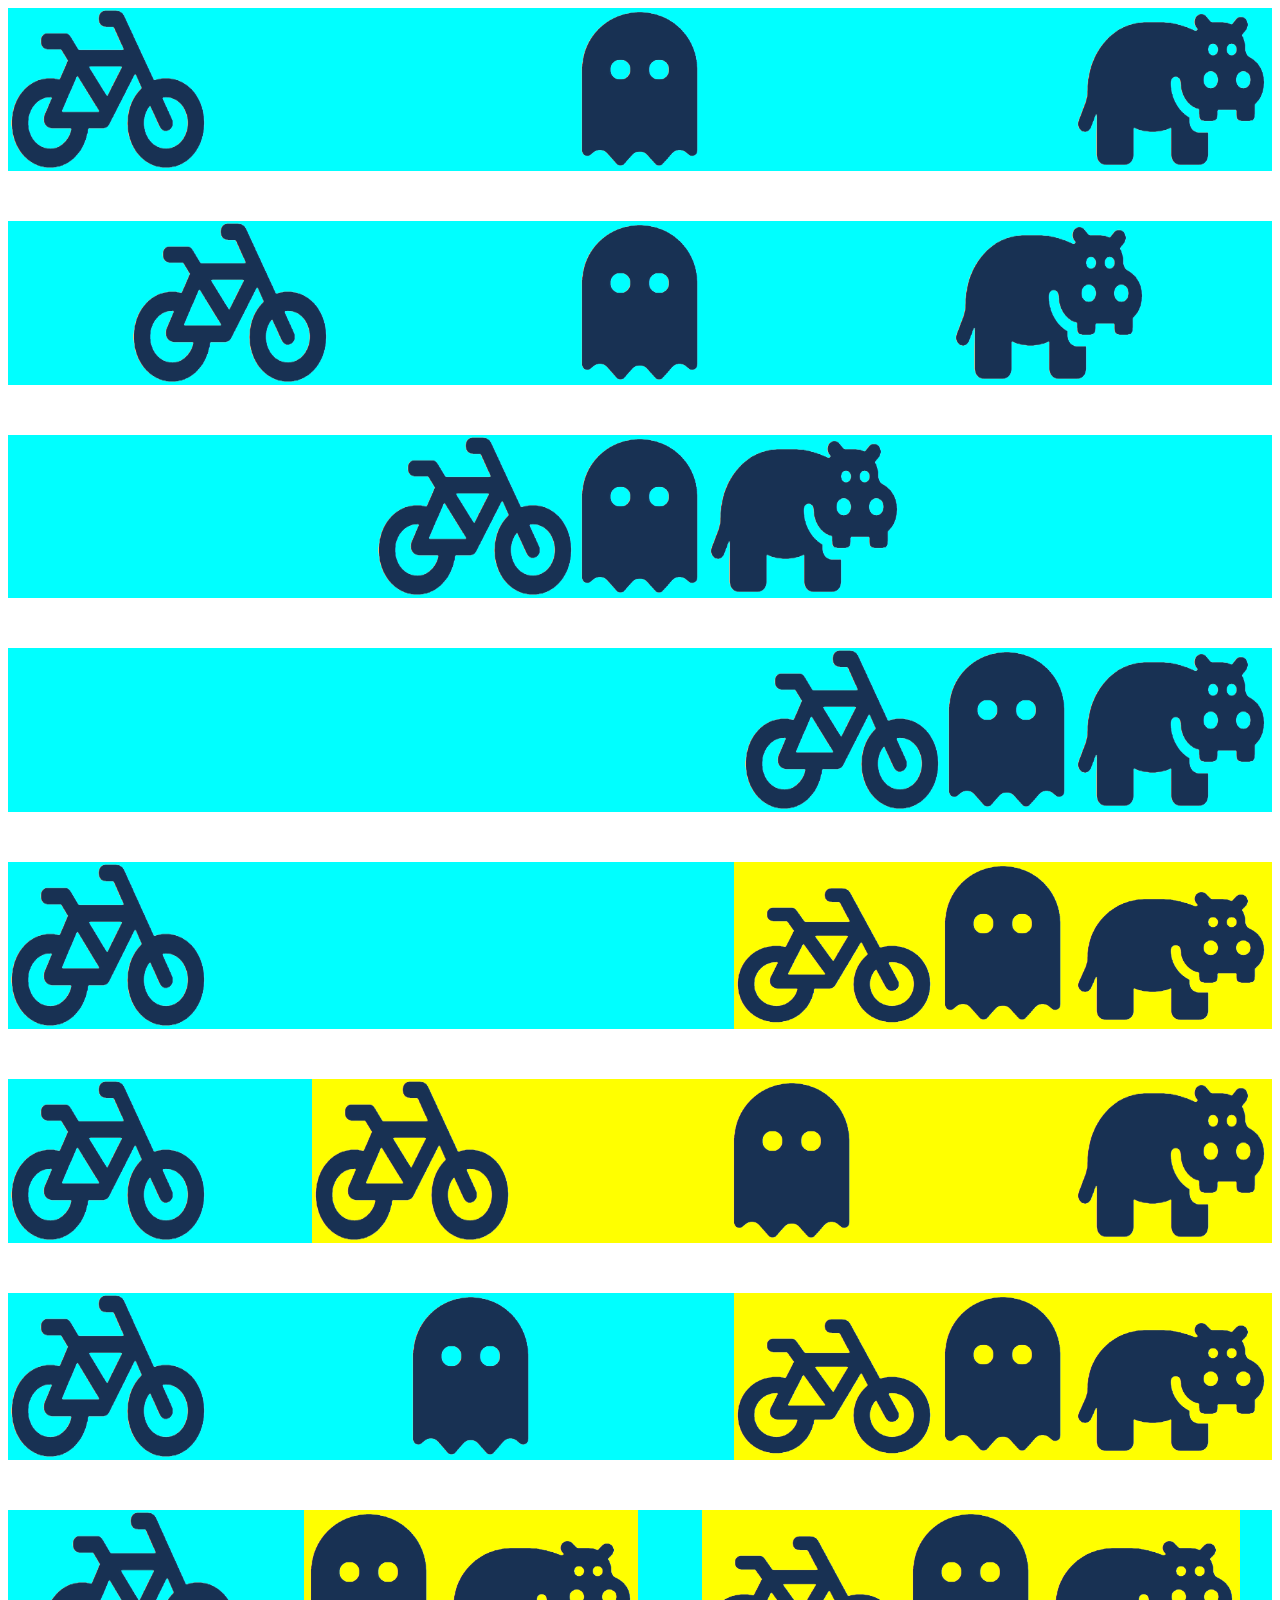
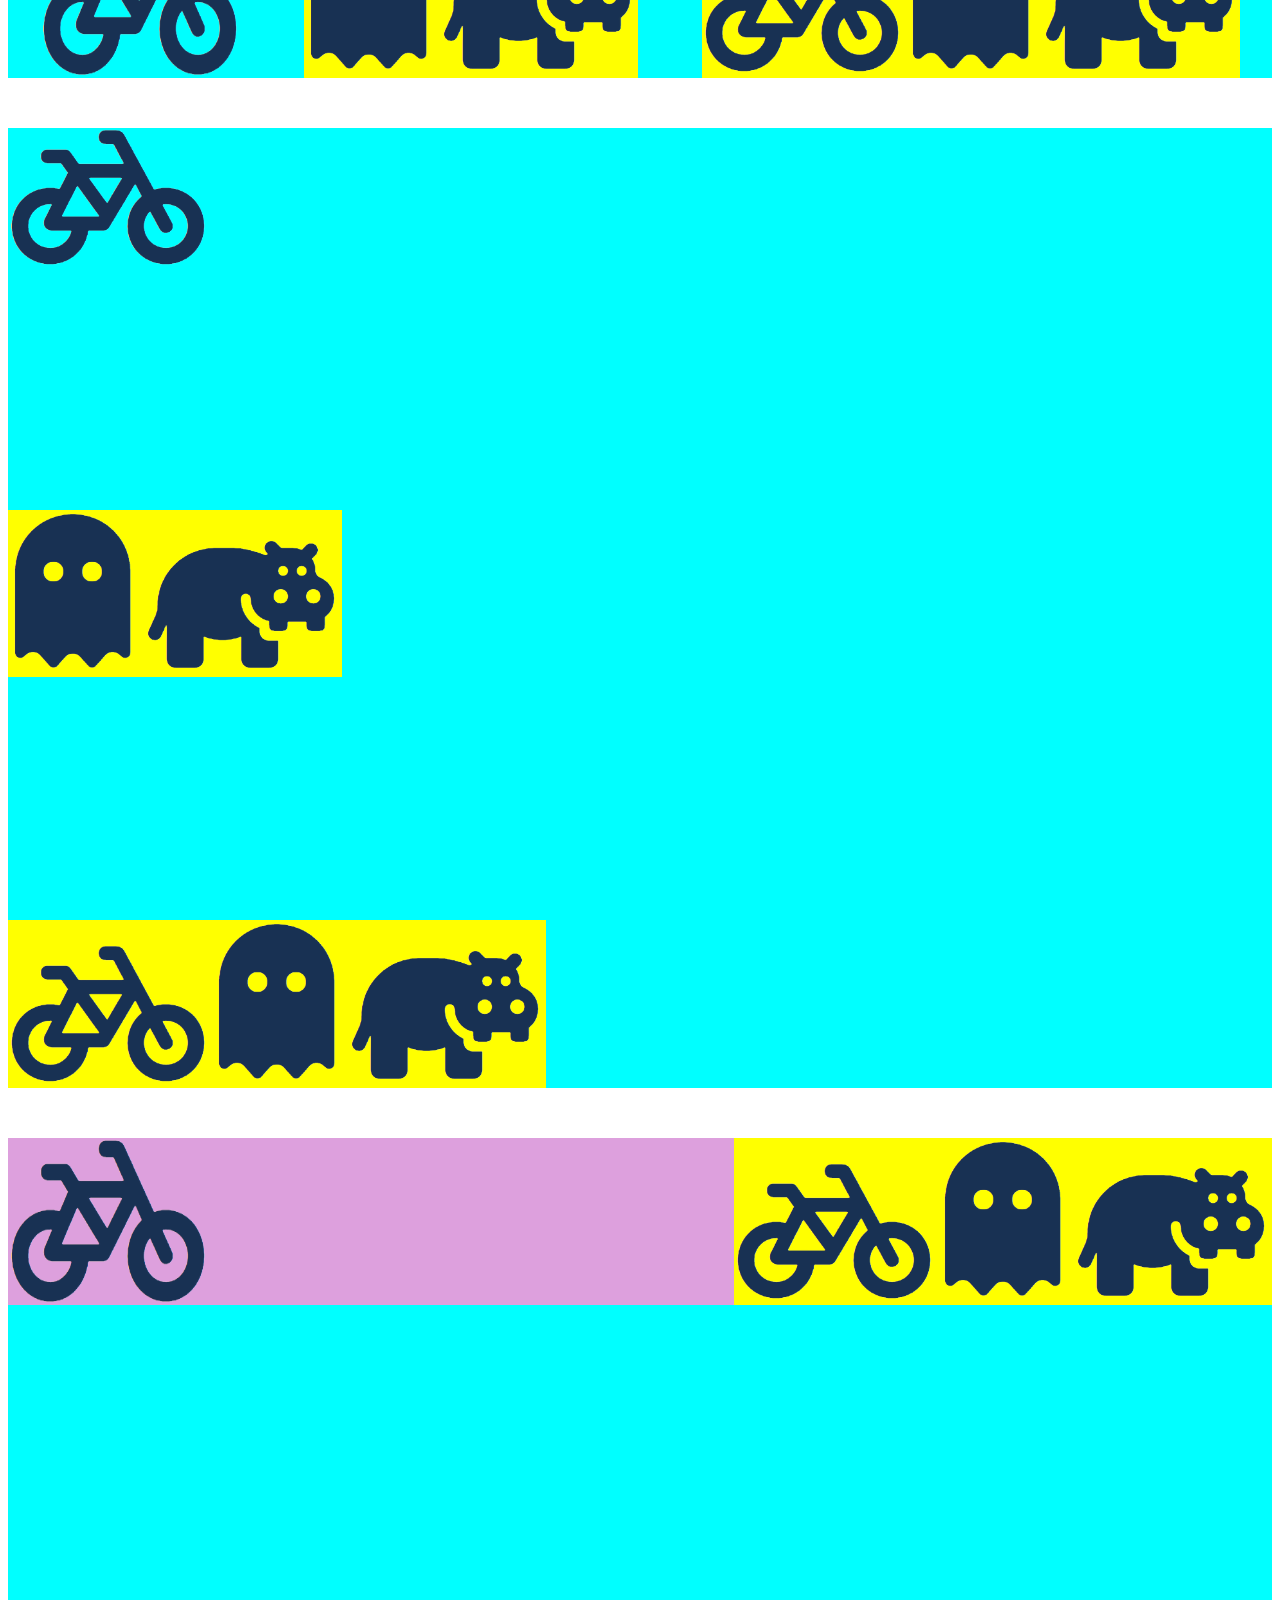
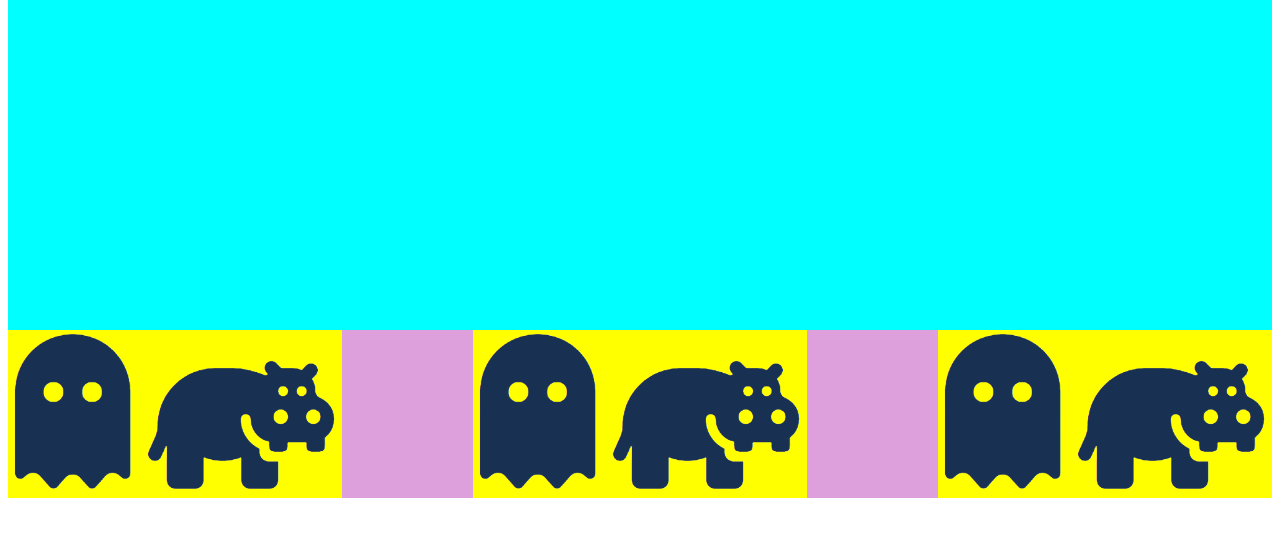
<file: Posicionamento/index.html>
<!DOCTYPE html>
<html lang="pt-BR">
<head>
    <meta charset="UTF-8">
    <meta name="viewport" content="width=device-width, initial-scale=1.0">
    <title>Desafio Posicionamento</title>
    <link rel="stylesheet" href="style.css">
</head>
<body>
    <div class="espacado1 div-flex">
        <img src="img/icone-bicicleta.png" alt="">
        <img class="fantasma" src="img/icone-fantasma.png" alt="">
        <img src="img/icone-hipopotamo.png" alt="">
    </div>

    <div class="espacado2 div-flex">
        <img src="img/icone-bicicleta.png" alt="">
        <img class="fantasma" src="img/icone-fantasma.png" alt="">
        <img src="img/icone-hipopotamo.png" alt="">
    </div>

    <div class="centralizado div-flex">
        <img src="img/icone-bicicleta.png" alt="">
        <img class="fantasma" src="img/icone-fantasma.png" alt="">
        <img src="img/icone-hipopotamo.png" alt="">
    </div>

    <div class="direita div-flex">
        <img src="img/icone-bicicleta.png" alt="">
        <img class="fantasma" src="img/icone-fantasma.png" alt="">
        <img src="img/icone-hipopotamo.png" alt="">
    </div>

    <div class="direita-amarelo div-flex">
        <img src="img/icone-bicicleta.png" alt="">
        <div class="amarelo">
            <img src="img/icone-bicicleta.png" alt="">
            <img class="fantasma" src="img/icone-fantasma.png" alt="">
            <img src="img/icone-hipopotamo.png" alt="">
        </div>
    </div>
    
    <div class="direita-amarelo div-flex">
        <img src="img/icone-bicicleta.png" alt="">
        <div class="amarelo-novo">
            <img src="img/icone-bicicleta.png" alt="">
            <img class="fantasma" src="img/icone-fantasma.png" alt="">
            <img src="img/icone-hipopotamo.png" alt="">
        </div>
    </div>

    <div class="direita-amarelo div-flex">
        <img src="img/icone-bicicleta.png" alt="">
        <img class="fantasma" src="img/icone-fantasma.png" alt="">
        <div class="amarelo">
            <img src="img/icone-bicicleta.png" alt="">
            <img class="fantasma" src="img/icone-fantasma.png" alt="">
            <img src="img/icone-hipopotamo.png" alt="">
        </div>
    </div>

    <div class="espacado2 div-flex">
        <img src="img/icone-bicicleta.png" alt="">
        <div class="amarelo">
            <img class="fantasma" src="img/icone-fantasma.png" alt="">
            <img src="img/icone-hipopotamo.png" alt="">
        </div>
        <div class="amarelo">
            <img src="img/icone-bicicleta.png" alt="">
            <img class="fantasma" src="img/icone-fantasma.png" alt="">
            <img src="img/icone-hipopotamo.png" alt="">
        </div>
    </div>

    <div class="direita-amarelo div-flex coluna">
        <img src="img/icone-bicicleta.png" alt="">
        <div class="amarelo">
            <img class="fantasma" src="img/icone-fantasma.png" alt="">
            <img src="img/icone-hipopotamo.png" alt="">
        </div>
        <div class="amarelo">
            <img src="img/icone-bicicleta.png" alt="">
            <img class="fantasma" src="img/icone-fantasma.png" alt="">
            <img src="img/icone-hipopotamo.png" alt="">
        </div>
    </div>

    <div class="div-flex direita-amarelo coluna2">
        <div class="rosa">
            <img src="img/icone-bicicleta.png" alt="">
            <div class="amarelo">
                <img src="img/icone-bicicleta.png" alt="">
                <img class="fantasma" src="img/icone-fantasma.png" alt="">
                <img src="img/icone-hipopotamo.png" alt="">
            </div>
        </div>
        <div class="rosa">
            <div class="espacado1">
                <div class="amarelo">
                    <img class="fantasma" src="img/icone-fantasma.png" alt="">
                    <img src="img/icone-hipopotamo.png" alt="">
                </div>
            </div>
            <div class="espacado1">
                <div class="amarelo">
                    <img class="fantasma" src="img/icone-fantasma.png" alt="">
                    <img src="img/icone-hipopotamo.png" alt="">
                </div>
            </div>
            <div class="espacado1">
                <div class="amarelo">
                    <img class="fantasma" src="img/icone-fantasma.png" alt="">
                    <img src="img/icone-hipopotamo.png" alt="">
                </div>
            </div>
        </div>
    </div>
</body>
</html>
</file>
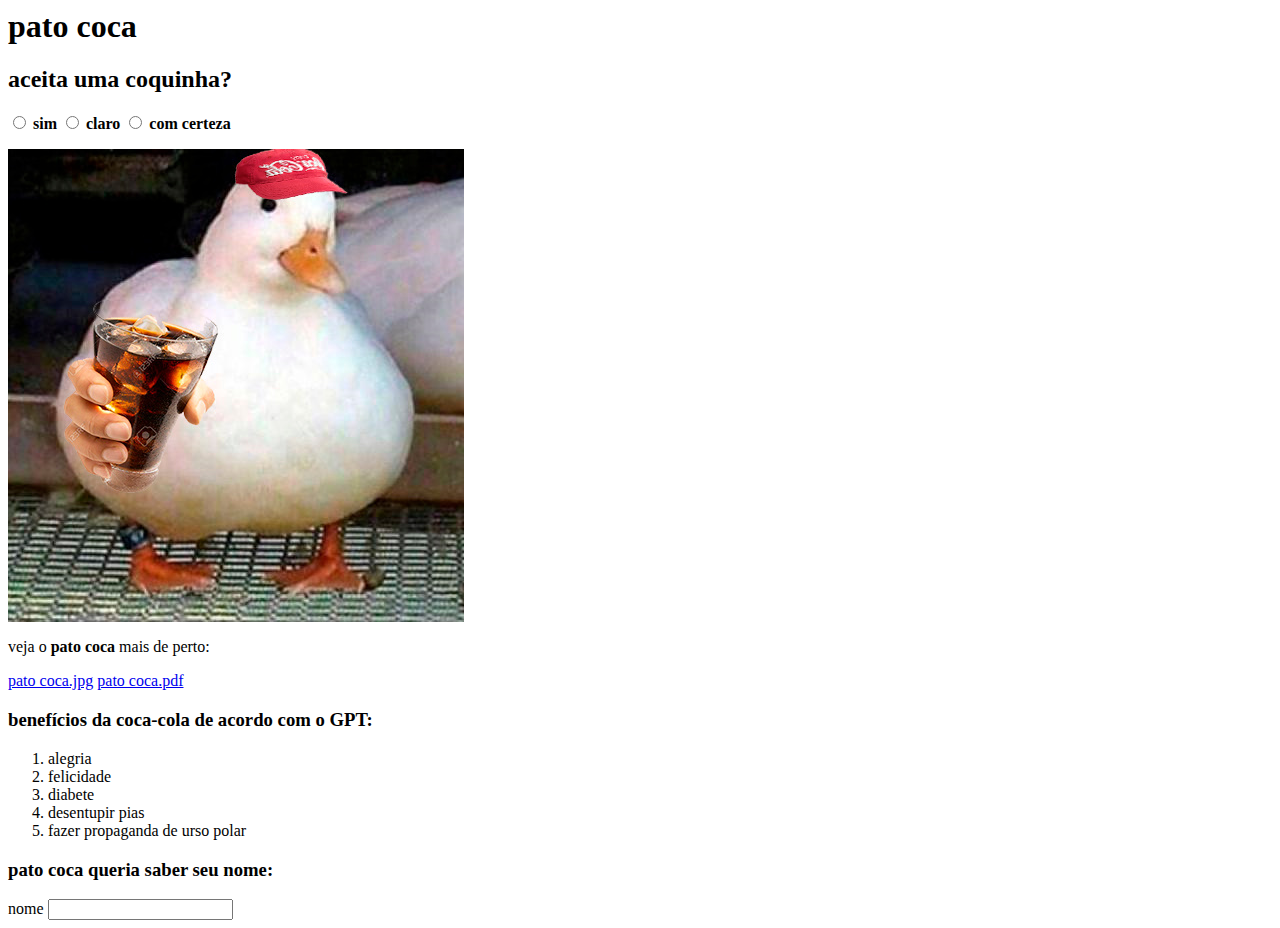
<file: Praticando HTML/index.html>
<html lang="pt-BR">
<head>
    <meta charset="UTF-8">
    <meta name="viewport" content="width=device-width, initial-scale=1.0">
    <title>pato coca</title>
</head>
<body>
    <h1>pato coca</h1>

    <h2>aceita uma coquinha?</h2>
    <label>
        <input type="radio" name="" id="">
        <strong>sim</strong>
    </label>
    <label>
        <input type="radio" name="" id="">
        <strong>claro</strong>
    </label>
    <label>
        <input type="radio" name="" id="">
        <strong>com certeza</strong>
    </label>
    
    <br>
    <p></p>
    <img src="pato coca.jpg" alt="Um pato rechonchudo oferencendo coca-cola">
    <br>
    <p>veja o <strong>pato coca</strong> mais de perto:</p>
    <a href="pato coca.jpg" download>pato coca.jpg</a>
    <a href="pato coca.pdf" download>pato coca.pdf</a>

    <h3>benefícios da coca-cola de acordo com o GPT:</h3>
    <ol>
        <li>alegria</li>
        <li>felicidade</li>
        <li>diabete</li>
        <li>desentupir pias</li>
        <li>fazer propaganda de urso polar</li>
    </ol>

    <h3>pato coca queria saber seu nome:</h3>
    <label for="">nome</label>
    <input id="nome" type="text">

</body>
</html>
</file>
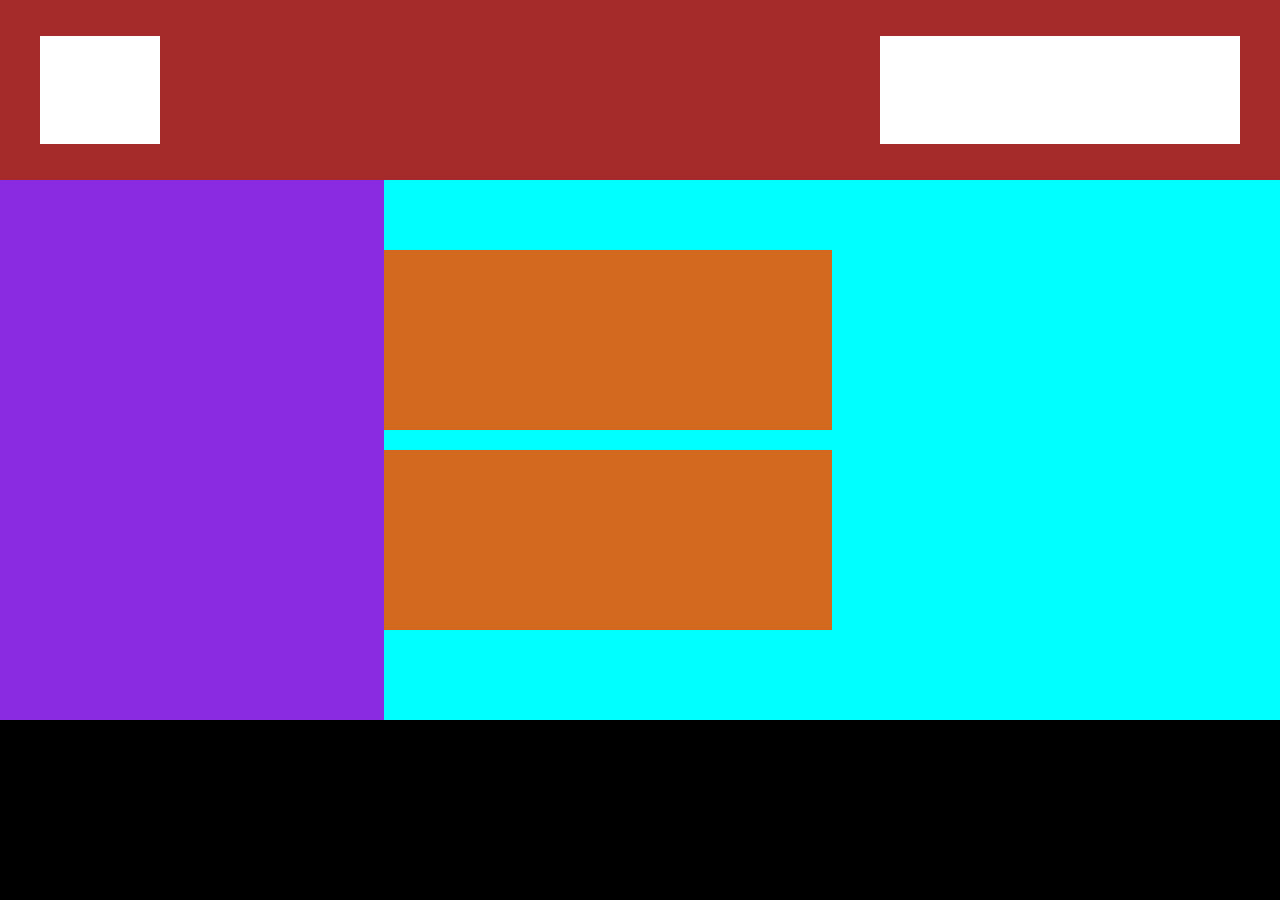
<file: Semântica/index.html>
<!DOCTYPE html>
<html lang="pt-BR">
<head>
    <meta charset="UTF-8">
    <meta name="viewport" content="width=device-width, initial-scale=1.0">
    <title>Tags Semânticas</title>
    <link rel="stylesheet" href="styles/style.css">
</head>
<body>
    <header>
        <div class="logo"></div>
        <nav></nav>
    </header>
    <div class="principal">
        <aside></aside>
        <main>
            <section></section>
            <section></section>
        </main>
    </div>
    <footer></footer>
</body>
</html>
</file>
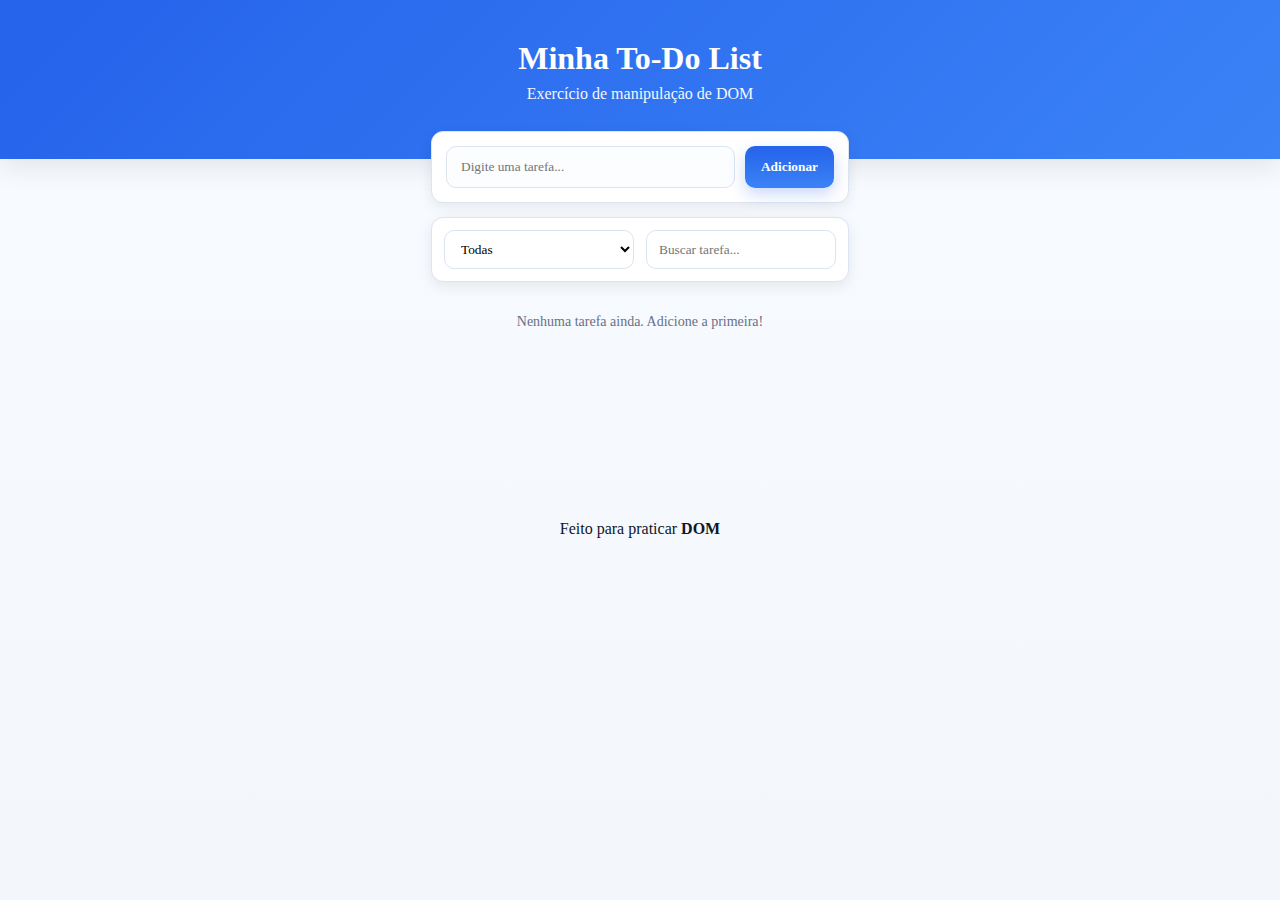
<file: To-Do-List/index-to-do-list.html>
<!doctype html>
<html lang="pt-br">
<head>
  <meta charset="utf-8" />
  <meta name="viewport" content="width=device-width, initial-scale=1" />
  <title>To-Do List</title>
  <link rel="stylesheet" href="styles/style.css" />
</head>
<body>
  <header>
    <h1>Minha To-Do List</h1>
    <p>Exercício de manipulação de DOM</p>
  </header>

  <main>
    <section class="formulario">
      <form id="form-tarefa">
        <input id="titulo" type="text" placeholder="Digite uma tarefa..." required />
        <button type="submit">Adicionar</button>
      </form>
    </section>

    <section class="filtros">
      <select id="filtro-status">
        <option value="todas" selected>Todas</option>
        <option value="pendente">Pendentes</option>
        <option value="andamento">Em andamento</option>
        <option value="concluida">Concluídas</option>
      </select>
      <input id="filtro-busca" type="search" placeholder="Buscar tarefa..." />
    </section>

    <ul id="lista-tarefas" class="lista-tarefas"></ul>
    <p id="vazio" class="vazio">Nenhuma tarefa ainda. Adicione a primeira!</p>
  </main>

  <footer>
    <span>Feito para praticar <strong>DOM</strong></span>
  </footer>

  <script src="scripts/script.js"></script>

</body>
</html>
</file>
<file: Posicionamento/style.css>
img
{
    width: 200px;
}

.fantasma
{
    width: 130px;
}

.div-flex
{
    background-color: aqua;
    display: flex;
    margin-bottom: 50px;
}

.espacado1
{
    justify-content: space-between;
}

.espacado2
{
    justify-content: space-around;
}

.centralizado
{
    justify-content: center;
}

.direita
{
    justify-content: flex-end;
}

.direita-amarelo
{
    justify-content: space-between;
}

.amarelo
{
    background-color: yellow;
}

.amarelo-novo
{
    background-color: yellow;
    display: flex;
    justify-content: space-between;
    width: 960px;
}

.rosa
{
    background-color: plum;
    display: flex;
    justify-content: space-between;
}

.coluna
{
    flex-direction: column;
    height: 960px;
    align-items: flex-start;
}

.coluna2
{
    flex-direction: column;
    height: 960px;
}
</file>
<file: Semântica/styles/style.css>
*
{
    margin: 0;
    padding: 0;
    box-sizing: border-box;
}

body
{
    display: flex;
    flex-direction: column;
}

header
{
    height: 20vh;
    background-color: brown;
    display: flex;
    justify-content: space-between;
    padding: 0 40px;
    align-items: center;
}

.logo
{
    width: 10%;
    height: 60%;
    background-color: white;
}

nav
{
    width: 30%;
    height: 60%;
    background-color: white;
}

.principal
{
    display: flex;
    justify-content: space-between;
    height: 60vh;
}

aside
{
    width: 30vw;
    background-color: blueviolet;
}

main
{
    width: 70vw;
    background-color: aqua;
    display: flex;
    flex-direction: column;
    justify-content: center;
}

section
{
    height: 20vh;
    background-color: chocolate;
    margin-bottom: 20px;
    width: 50%;
}

footer
{
    background-color: black;
    height: 20vh;
}
</file>
<file: To-Do-List/styles/style.css>
/* ===== VARIAVEIS ===== */
:root{
  --bg: #f3f6fb;
  --card: #ffffff;
  --borda: #dbe4f0;
  --texto: #0f172a;
  --vazio: #667085;
  --azul: #2563eb;
  --azul-escuro: #1e3a8a;
  --verde: #16a34a;
  --verm: #e11d48;

  --raio: 12px;
  --sombra-sm: 0 4px 14px rgba(15, 23, 42, .08);
  --sombra-md: 0 10px 24px rgba(2, 6, 23, .08);
}

/* ===== GLOBAIS ===== */
*{ 
  box-sizing: border-box; 
  margin: 0;
  padding: 0;
  font-family: Georgia;
}

body{
  color: var(--texto);
  background: linear-gradient(180deg, #f8fbff, var(--bg));
  height: 100vh;
  display: flex;
  flex-direction: column;
}

/* ===== Cabeçalho com gradiente simples ===== */
header{
  text-align:center;
  padding: 40px 16px 56px;
  color: #fff;
  background: linear-gradient(135deg, var(--azul), #3b82f6);
  box-shadow: var(--sombra-md);
}

header h1{ 
  font-size: 2rem; 
}

header p{ 
  margin:8px 0 0; 
  opacity:.95; 
}

/* ===== Layout ===== */
main{
  max-width: 720px;
  margin: -28px auto 40px; /* encosta no header */
  padding: 0 16px;
}

/* Cartão genérico */
.card{
  background: var(--card);
  border: 1px solid var(--borda);
  border-radius: var(--raio);
  box-shadow: var(--sombra-sm);
}

/* ===== Formulário ===== */
.formulario{
  padding: 14px;
  margin-bottom: 14px;
  border-radius: var(--raio);
  border: 1px solid var(--borda);
  background: var(--card);
  box-shadow: var(--sombra-sm);
}

#form-tarefa{
  display: grid;
  grid-template-columns: 1fr auto;
  gap: 10px;
}

#form-tarefa input{
  padding: 12px 14px;
  border: 1px solid var(--borda);
  border-radius: 10px;
  background: #fbfdff;
  outline: none; /* linha que aparece em volta do input quando clica nele*/
  transition: border-color .15s ease, box-shadow .15s ease;
}

#form-tarefa input:focus{
  border-color: #93c5fd;           /* azul claro */
  box-shadow: 0 0 0 3px rgba(147,197,253,.4);
}

#form-tarefa button{
  padding: 12px 16px;
  border: 0;
  border-radius: 10px;
  background: linear-gradient(180deg, var(--azul), #3b82f6);
  color: #fff;
  font-weight: 700;
  cursor: pointer;
  transition: transform .12s ease, box-shadow .15s ease;
  box-shadow: 0 6px 16px rgba(37,99,235,.25);
}

#form-tarefa button:hover{ 
  transform: translateY(-1px); /* ao passar o mouse o botão sobe */
}

#form-tarefa button:active{ 
  transform: translateY(0); /* ao clicar o botão volta para o lugar */
}

/* ===== Filtros ===== */
.filtros{
  margin-bottom: 18px;
  padding: 12px;
  border-radius: var(--raio);
  border: 1px solid var(--borda);
  background: var(--card);
  box-shadow: var(--sombra-sm);
  display: grid;
  grid-template-columns: 1fr 1fr;
  gap: 12px;
}

.filtros select,
.filtros input{
  padding: 10px 12px;
  border: 1px solid var(--borda);
  border-radius: 10px;
  background: #ffffff;
  transition: border-color .15s ease, box-shadow .15s ease;
  outline: none;
}

.filtros select:focus,
.filtros input:focus{
  border-color: #93c5fd;
  box-shadow: 0 0 0 3px rgba(147,197,253,.35);
}

/* ===== Lista ===== */
.lista-tarefas{
  list-style: none;
  display: grid;
  gap: 12px;
}

.tarefa{
  background: var(--card);
  border: 1px solid var(--borda);
  border-radius: 12px;
  padding: 12px 14px;
  display: flex;
  align-items: center;
  justify-content: space-between;
  gap: 12px;
  box-shadow: var(--sombra-sm);
  transition: transform .08s ease, border-color .15s ease, box-shadow .15s ease, background .15s ease;
}

.tarefa:hover{ 
  transform: translateY(-1px); 
  border-color: #cfe0f5; 
  box-shadow: var(--sombra-md); 
}

.tarefa h3{
  font-size:16px;
}

/* barra de status simples (cores) */
.tarefa{ 
  position: relative; 
}

/* BEFORE cria um elemento estilizado que não existe no html.
Precisa do "content" para funcionar */

.tarefa::before{
  content:""; /* cria o box do pseudo-elemento (mesmo vazio) */
  position: absolute; /* posicionar por coordenadas */
  left:0; /* gruda no lado esquedo do topo ate a base */
  top:0; 
  bottom:0;
  width:6px; 
  border-radius:12px 0 0 12px;
}

.pendente::before{ 
  background:#94a3b8; 
}   /* cinza-azulado */

.andamento::before{ 
  background:#60a5fa; 
}  /* azul */

.concluida::before{ 
  background:var(--verde); 
}

.concluida{ 
  background: #f5fff7; 
}

.concluida h3{ 
  text-decoration: line-through; /* linha cortando o texto */
  color:#728297; 
}

/* Ações */
.acao{ 
  display:flex; 
  align-items:center; 
  gap:10px; 
}

/* Checkbox padrão do navegador (sem accent-color) */
.acao input[type="checkbox"]{
  width:18px; 
  height:18px; 
  cursor:pointer;
}

/* Select compacto por tarefa */
.acao select{
  padding: 6px 10px;
  border: 1px solid var(--borda);
  border-radius: 10px;
  background: #fff;
  font-size: 13px;
}

.acao select:focus{
  border-color: #93c5fd;
  box-shadow: 0 0 0 3px rgba(147,197,253,.3);
  outline: none;
}

/* Botão remover sem filter */
button.remover{
  background: var(--verm);
  border: none;
  color: white;
  border-radius: 10px;
  padding: 6px 10px;
  font-weight: 700;
  cursor: pointer;
  transition: transform .12s ease, box-shadow .12s ease, opacity .12s ease;
  box-shadow: 0 6px 14px rgba(225,29,72,.2);
}
.remover:hover{ transform: translateY(-1px); opacity: .95; }
.remover:active{ transform: translateY(0); }

/* Mensagem vazio */
.vazio{
  margin: 14px 0 0;
  text-align: center;
  color: var(--vazio);
  font-size: 14px;
}

footer {
  display: flex;
  justify-content: center;
  margin-top: 150px;
}

/* Responsivo simples */
@media (max-width: 520px){
  #form-tarefa{ grid-template-columns: 1fr; }
  .filtros{ grid-template-columns: 1fr; }
  .tarefa{ align-items: flex-start; }
}
</file>
